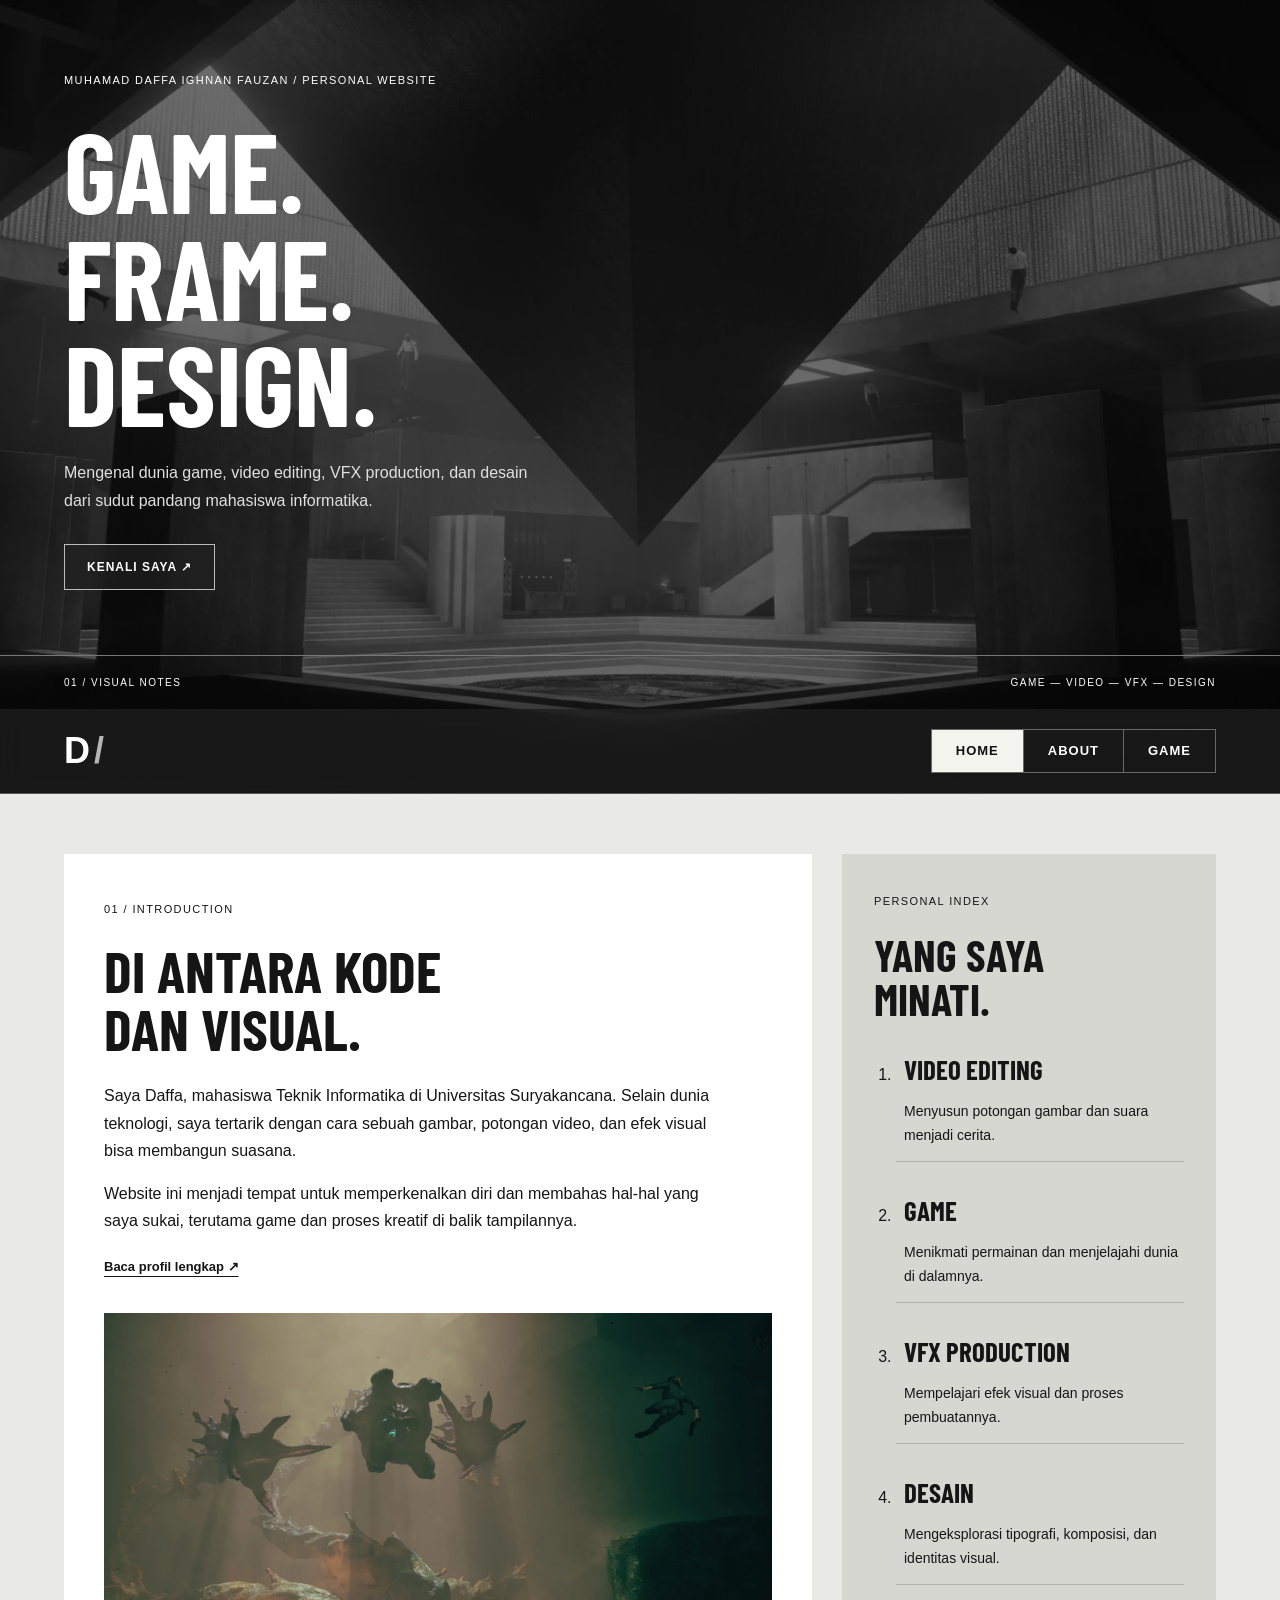
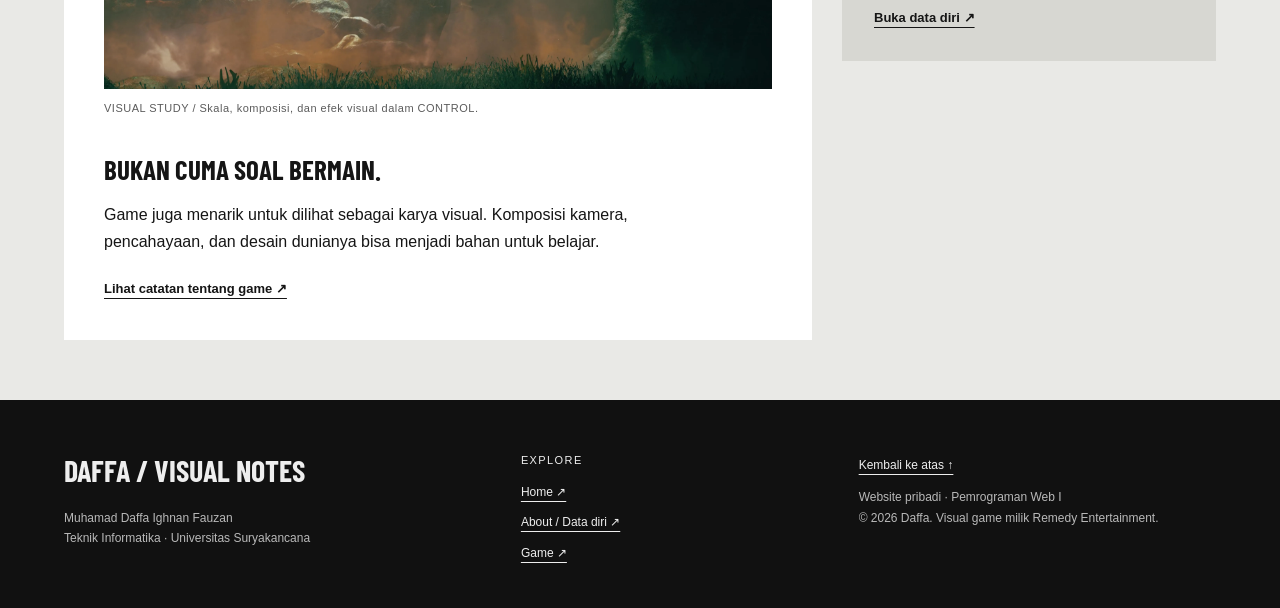
<file: Tugas3/index.html>
<!DOCTYPE html>
<html lang="id">
<head>
    <meta charset="UTF-8">
    <meta name="viewport" content="width=device-width, initial-scale=1.0">
    <title>Home | Daffa / Visual Notes</title>
    <link rel="stylesheet" href="style.css">
</head>
<body>
    <div class="container">
        <header class="header" id="top">
            <div>
                <small>MUHAMAD DAFFA IGHNAN FAUZAN / PERSONAL WEBSITE</small>
                <h1>GAME.<br>FRAME.<br>DESIGN.</h1>
                <p>Mengenal dunia game, video editing, VFX production, dan desain dari sudut pandang mahasiswa informatika.</p>
                <a href="about.html">KENALI SAYA ↗</a>
            </div>
            <p>01 / VISUAL NOTES <span>GAME — VIDEO — VFX — DESIGN</span></p>
            <nav aria-label="Navigasi utama">
                <a class="logo" href="index.html" aria-label="Daffa, halaman utama">D<span>/</span></a>
                <div class="menu">
                    <a href="index.html" aria-current="page">HOME</a>
<a href="about.html">ABOUT</a>
<a href="game.html">GAME</a>
                </div>
            </nav>
        </header>

        <main>
            <section class="content" aria-label="Konten Home">
                <article class="article">
                    <small>01 / INTRODUCTION</small>
                <h2>DI ANTARA KODE<br>DAN VISUAL.</h2>
                <p>Saya Daffa, mahasiswa Teknik Informatika di Universitas Suryakancana.
                    Selain dunia teknologi, saya tertarik dengan cara sebuah gambar, potongan video,
                    dan efek visual bisa membangun suasana.</p>
                <p>Website ini menjadi tempat untuk memperkenalkan diri dan membahas hal-hal
                    yang saya sukai, terutama game dan proses kreatif di balik tampilannya.</p>
                <a href="about.html">Baca profil lengkap ↗</a>
                <figure>
                    <img src="assets/control-creature.png" alt="Jesse melayang di hadapan makhluk besar dalam game CONTROL" width="3840" height="2160" loading="lazy">
                    <figcaption>VISUAL STUDY / Skala, komposisi, dan efek visual dalam CONTROL.</figcaption>
                </figure>
                <h3>BUKAN CUMA SOAL BERMAIN.</h3>
                <p>Game juga menarik untuk dilihat sebagai karya visual. Komposisi kamera,
                    pencahayaan, dan desain dunianya bisa menjadi bahan untuk belajar.</p>
                <a href="game.html">Lihat catatan tentang game ↗</a>
                </article>
                <aside class="aside">
                    <small>PERSONAL INDEX</small>
                <h2>YANG SAYA<br>MINATI.</h2>
                <ol>
                    <li><h3>VIDEO EDITING</h3><p>Menyusun potongan gambar dan suara menjadi cerita.</p></li>
                    <li><h3>GAME</h3><p>Menikmati permainan dan menjelajahi dunia di dalamnya.</p></li>
                    <li><h3>VFX PRODUCTION</h3><p>Mempelajari efek visual dan proses pembuatannya.</p></li>
                    <li><h3>DESAIN</h3><p>Mengeksplorasi tipografi, komposisi, dan identitas visual.</p></li>
                </ol>
                <a href="about.html#data-diri">Buka data diri ↗</a>
                </aside>
            </section>
        </main>

        <footer class="footer">
            <div>
                <strong>DAFFA / VISUAL NOTES</strong>
                <p>Muhamad Daffa Ighnan Fauzan<br>Teknik Informatika · Universitas Suryakancana</p>
            </div>
            <div>
                <small>EXPLORE</small>
                <a href="index.html">Home ↗</a>
                <a href="about.html">About / Data diri ↗</a>
                <a href="game.html">Game ↗</a>
            </div>
            <div>
                <a href="#top">Kembali ke atas ↑</a>
                <p>Website pribadi · Pemrograman Web I<br>© 2026 Daffa. Visual game milik Remedy Entertainment.</p>
            </div>
        </footer>
    </div>
</body>
</html>
</file>
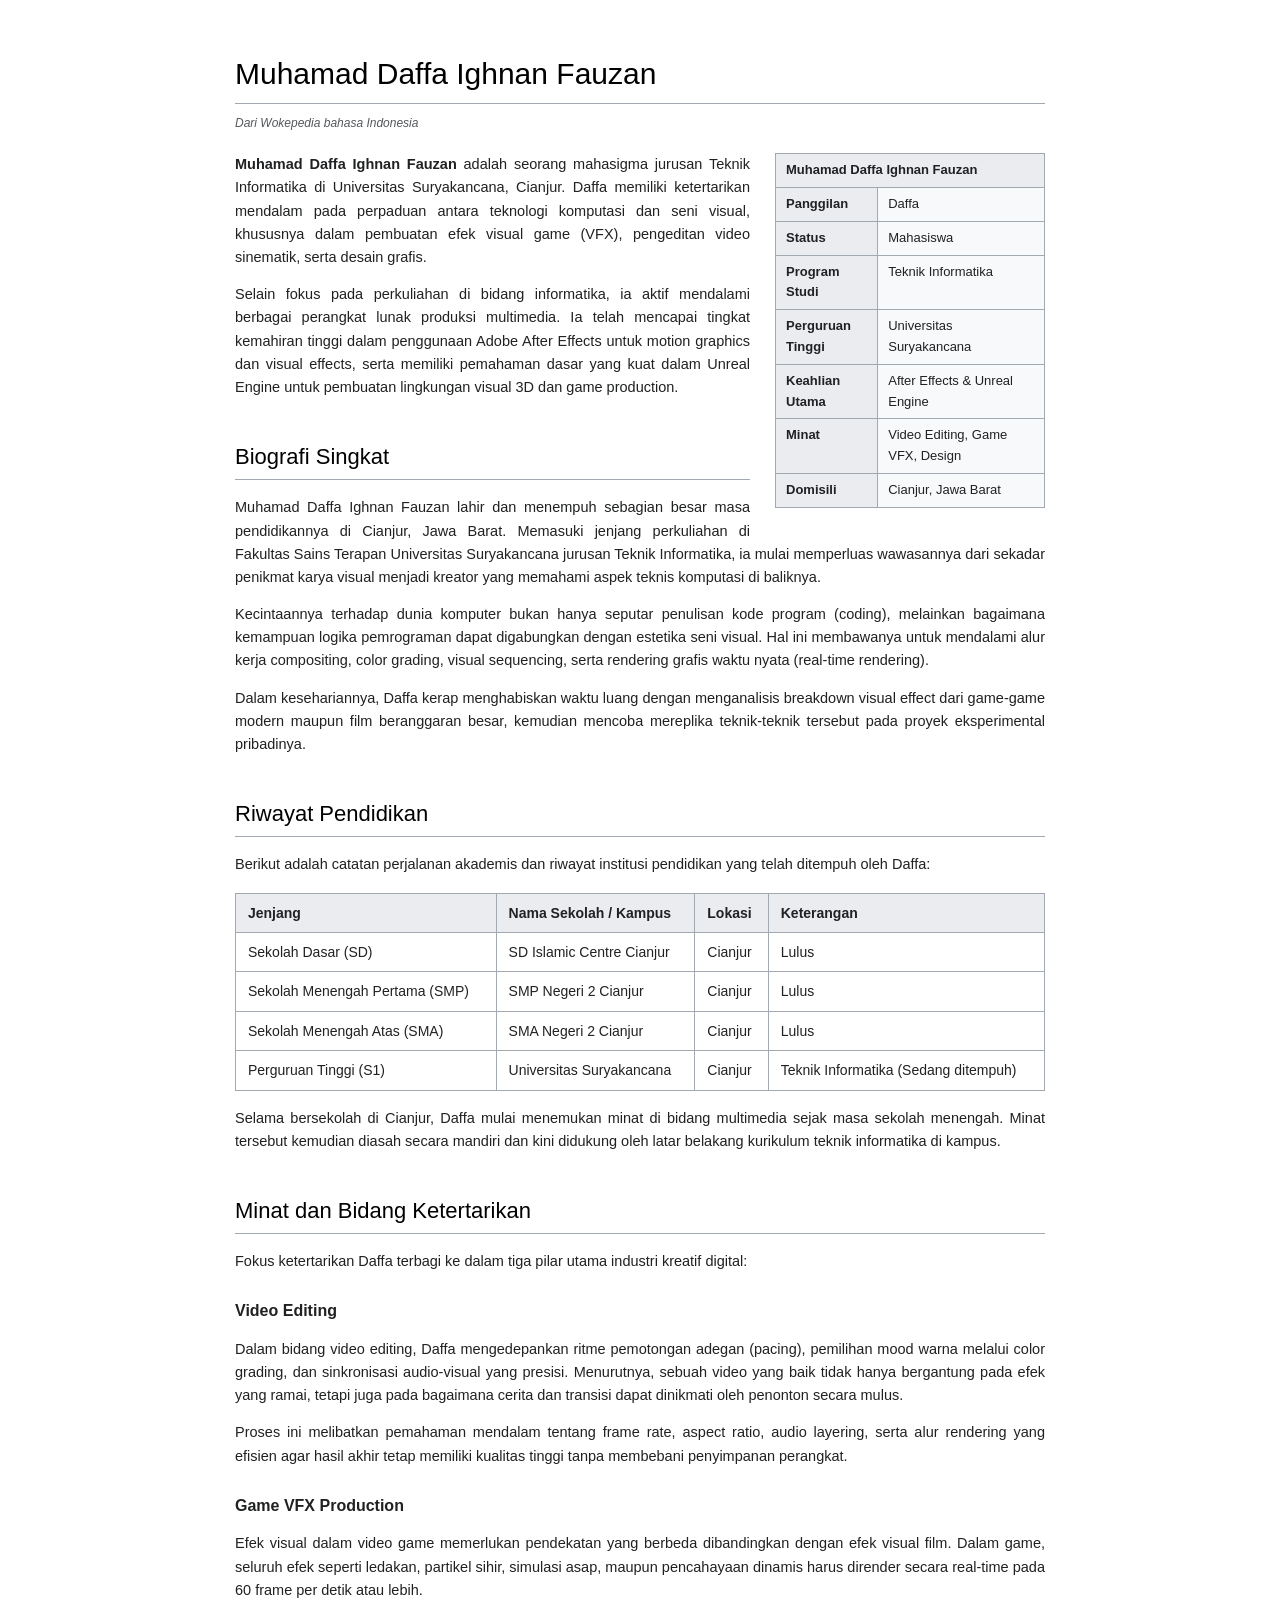
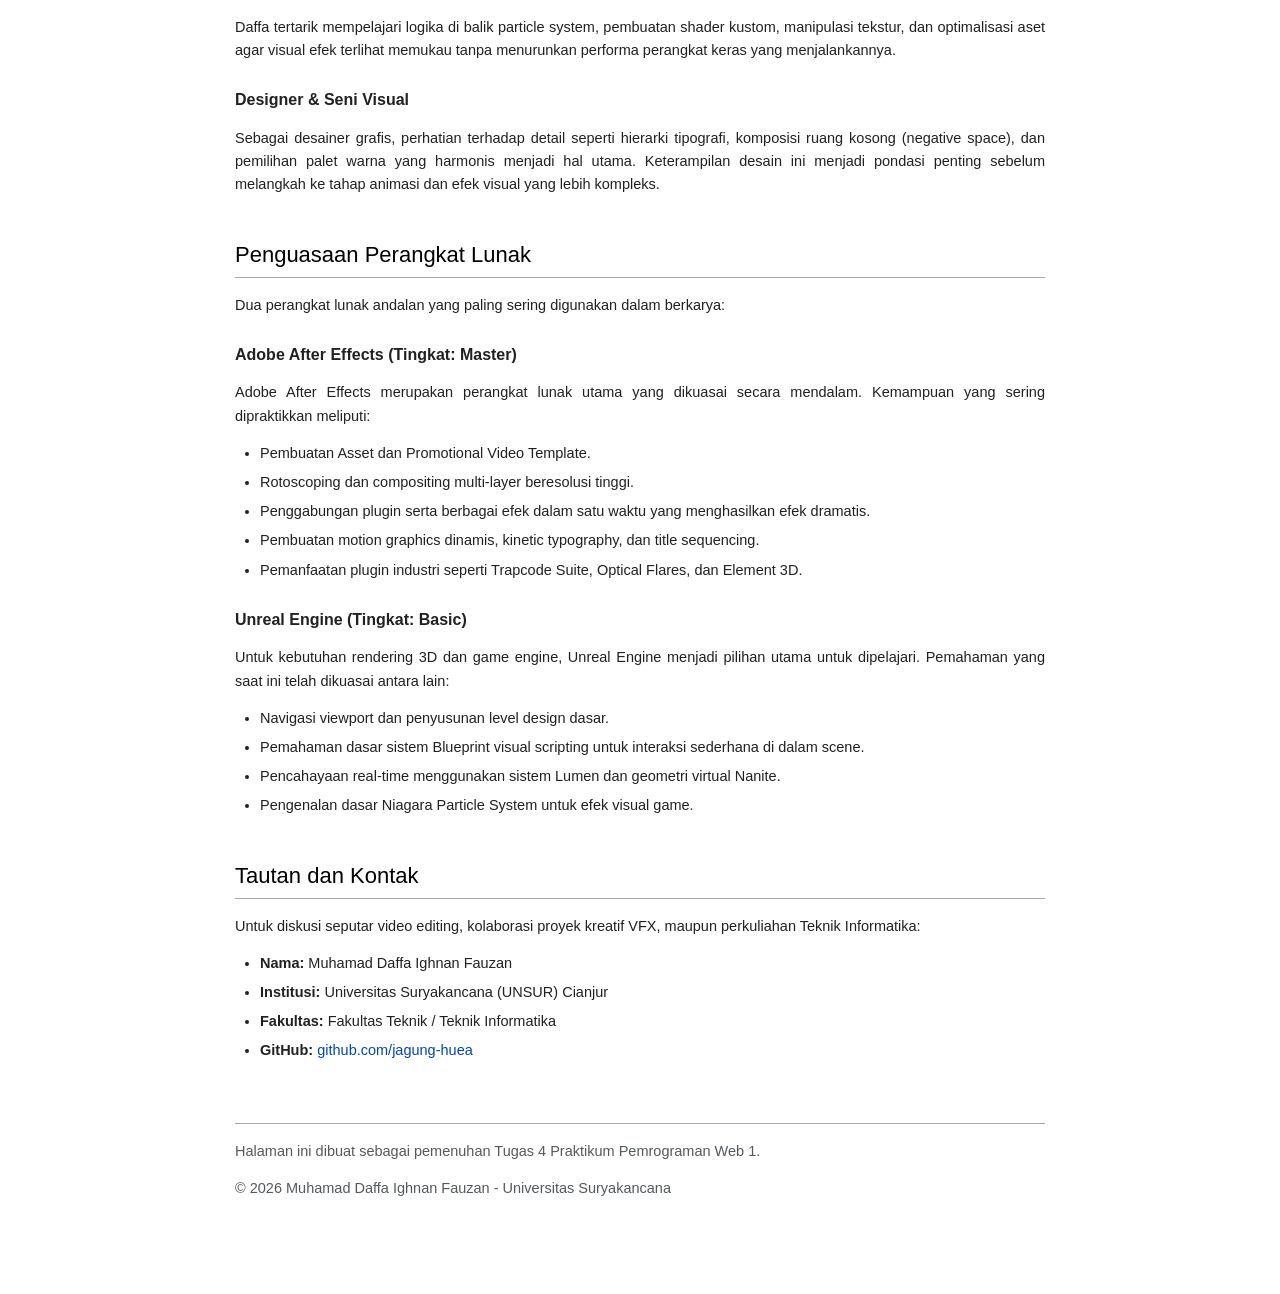
<file: Tugas4/index.html>
<!DOCTYPE html>
<html lang="id">

<head>
    <meta charset="UTF-8">
    <meta name="viewport" content="width=device-width, initial-scale=1.0">
    <title>Biodata - Muhamad Daffa Ighnan Fauzan</title>
    <link rel="stylesheet" href="style.css">
</head>

<body>

    <div id="top" class="container">

        <h1>Muhamad Daffa Ighnan Fauzan</h1>
        <hr>

        <p class="tagline">Dari Wokepedia bahasa Indonesia</p>

        <table class="infobox">
            <tr>
                <th colspan="2">Muhamad Daffa Ighnan Fauzan</th>
            </tr>
            <tr>
                <th>Panggilan</th>
                <td>Daffa</td>
            </tr>
            <tr>
                <th>Status</th>
                <td>Mahasiswa</td>
            </tr>
            <tr>
                <th>Program Studi</th>
                <td>Teknik Informatika</td>
            </tr>
            <tr>
                <th>Perguruan Tinggi</th>
                <td>Universitas Suryakancana</td>
            </tr>
            <tr>
                <th>Keahlian Utama</th>
                <td>After Effects & Unreal Engine</td>
            </tr>
            <tr>
                <th>Minat</th>
                <td>Video Editing, Game VFX, Design</td>
            </tr>
            <tr>
                <th>Domisili</th>
                <td>Cianjur, Jawa Barat</td>
            </tr>
        </table>

        <p><strong>Muhamad Daffa Ighnan Fauzan</strong> adalah seorang mahasigma jurusan Teknik Informatika di
            Universitas Suryakancana, Cianjur. Daffa memiliki ketertarikan mendalam pada perpaduan antara teknologi
            komputasi dan seni visual, khususnya dalam pembuatan efek visual game (VFX), pengeditan video sinematik,
            serta desain grafis.</p>

        <p>Selain fokus pada perkuliahan di bidang informatika, ia aktif mendalami berbagai perangkat lunak produksi
            multimedia. Ia telah mencapai tingkat kemahiran tinggi dalam penggunaan Adobe After Effects untuk motion
            graphics dan visual effects, serta memiliki pemahaman dasar yang kuat dalam Unreal Engine untuk pembuatan
            lingkungan visual 3D dan game production.</p>

        <h2 id="biografi">Biografi Singkat</h2>
        <hr>
        <p>Muhamad Daffa Ighnan Fauzan lahir dan menempuh sebagian besar masa pendidikannya di Cianjur, Jawa Barat.
            Memasuki jenjang perkuliahan di Fakultas Sains Terapan Universitas Suryakancana jurusan Teknik Informatika,
            ia mulai memperluas wawasannya dari sekadar penikmat karya visual menjadi kreator yang memahami aspek teknis
            komputasi di baliknya.</p>
        <p>Kecintaannya terhadap dunia komputer bukan hanya seputar penulisan kode program (coding), melainkan bagaimana
            kemampuan logika pemrograman dapat digabungkan dengan estetika seni visual. Hal ini membawanya untuk
            mendalami alur kerja compositing, color grading, visual sequencing, serta rendering grafis waktu nyata
            (real-time rendering).</p>
        <p>Dalam kesehariannya, Daffa kerap menghabiskan waktu luang dengan menganalisis breakdown visual effect dari
            game-game modern maupun film beranggaran besar, kemudian mencoba mereplika teknik-teknik tersebut pada
            proyek eksperimental pribadinya.</p>

        <h2 id="pendidikan">Riwayat Pendidikan</h2>
        <hr>
        <p>Berikut adalah catatan perjalanan akademis dan riwayat institusi pendidikan yang telah ditempuh oleh Daffa:
        </p>

        <table class="tabel-sekolah">
            <thead>
                <tr>
                    <th>Jenjang</th>
                    <th>Nama Sekolah / Kampus</th>
                    <th>Lokasi</th>
                    <th>Keterangan</th>
                </tr>
            </thead>
            <tbody>
                <tr>
                    <td>Sekolah Dasar (SD)</td>
                    <td>SD Islamic Centre Cianjur</td>
                    <td>Cianjur</td>
                    <td>Lulus</td>
                </tr>
                <tr>
                    <td>Sekolah Menengah Pertama (SMP)</td>
                    <td>SMP Negeri 2 Cianjur</td>
                    <td>Cianjur</td>
                    <td>Lulus</td>
                </tr>
                <tr>
                    <td>Sekolah Menengah Atas (SMA)</td>
                    <td>SMA Negeri 2 Cianjur</td>
                    <td>Cianjur</td>
                    <td>Lulus</td>
                </tr>
                <tr>
                    <td>Perguruan Tinggi (S1)</td>
                    <td>Universitas Suryakancana</td>
                    <td>Cianjur</td>
                    <td>Teknik Informatika (Sedang ditempuh)</td>
                </tr>
            </tbody>
        </table>

        <p>Selama bersekolah di Cianjur, Daffa mulai menemukan minat di bidang multimedia sejak masa sekolah menengah.
            Minat tersebut kemudian diasah secara mandiri dan kini didukung oleh latar belakang kurikulum teknik
            informatika di kampus.</p>

        <h2 id="minat">Minat dan Bidang Ketertarikan</h2>
        <hr>
        <p>Fokus ketertarikan Daffa terbagi ke dalam tiga pilar utama industri kreatif digital:</p>

        <h3 id="video-editing">Video Editing</h3>
        <p>Dalam bidang video editing, Daffa mengedepankan ritme pemotongan adegan (pacing), pemilihan mood warna
            melalui color grading, dan sinkronisasi audio-visual yang presisi. Menurutnya, sebuah video yang baik tidak
            hanya bergantung pada efek yang ramai, tetapi juga pada bagaimana cerita dan transisi dapat dinikmati oleh
            penonton secara mulus.</p>
        <p>Proses ini melibatkan pemahaman mendalam tentang frame rate, aspect ratio, audio layering, serta alur
            rendering yang efisien agar hasil akhir tetap memiliki kualitas tinggi tanpa membebani penyimpanan
            perangkat.</p>

        <h3 id="game-vfx">Game VFX Production</h3>
        <p>Efek visual dalam video game memerlukan pendekatan yang berbeda dibandingkan dengan efek visual film. Dalam
            game, seluruh efek seperti ledakan, partikel sihir, simulasi asap, maupun pencahayaan dinamis harus dirender
            secara real-time pada 60 frame per detik atau lebih.</p>
        <p>Daffa tertarik mempelajari logika di balik particle system, pembuatan shader kustom, manipulasi tekstur, dan
            optimalisasi aset agar visual efek terlihat memukau tanpa menurunkan performa perangkat keras yang
            menjalankannya.</p>

        <h3 id="designer">Designer & Seni Visual</h3>
        <p>Sebagai desainer grafis, perhatian terhadap detail seperti hierarki tipografi, komposisi ruang kosong
            (negative space), dan pemilihan palet warna yang harmonis menjadi hal utama. Keterampilan desain ini menjadi
            pondasi penting sebelum melangkah ke tahap animasi dan efek visual yang lebih kompleks.</p>

        <h2 id="software">Penguasaan Perangkat Lunak</h2>
        <hr>
        <p>Dua perangkat lunak andalan yang paling sering digunakan dalam berkarya:</p>

        <h3 id="after-effects">Adobe After Effects (Tingkat: Master)</h3>
        <p>Adobe After Effects merupakan perangkat lunak utama yang dikuasai secara mendalam. Kemampuan yang sering
            dipraktikkan meliputi:</p>
        <ul>
            <li>Pembuatan Asset dan Promotional Video Template.</li>
            <li>Rotoscoping dan compositing multi-layer beresolusi tinggi.</li>
            <li>Penggabungan plugin serta berbagai efek dalam satu waktu yang menghasilkan efek dramatis.</li>
            <li>Pembuatan motion graphics dinamis, kinetic typography, dan title sequencing.</li>
            <li>Pemanfaatan plugin industri seperti Trapcode Suite, Optical Flares, dan Element 3D.</li>
        </ul>

        <h3 id="unreal-engine">Unreal Engine (Tingkat: Basic)</h3>
        <p>Untuk kebutuhan rendering 3D dan game engine, Unreal Engine menjadi pilihan utama untuk dipelajari. Pemahaman
            yang saat ini telah dikuasai antara lain:</p>
        <ul>
            <li>Navigasi viewport dan penyusunan level design dasar.</li>
            <li>Pemahaman dasar sistem Blueprint visual scripting untuk interaksi sederhana di dalam scene.</li>
            <li>Pencahayaan real-time menggunakan sistem Lumen dan geometri virtual Nanite.</li>
            <li>Pengenalan dasar Niagara Particle System untuk efek visual game.</li>
        </ul>

        <h2 id="kontak">Tautan dan Kontak</h2>
        <hr>
        <p>Untuk diskusi seputar video editing, kolaborasi proyek kreatif VFX, maupun perkuliahan Teknik Informatika:
        </p>
        <ul>
            <li><strong>Nama:</strong> Muhamad Daffa Ighnan Fauzan</li>
            <li><strong>Institusi:</strong> Universitas Suryakancana (UNSUR) Cianjur</li>
            <li><strong>Fakultas:</strong> Fakultas Teknik / Teknik Informatika</li>
            <li><strong>GitHub:</strong> <a href="https://github.com/jagung-huea"
                    target="_blank">github.com/jagung-huea</a></li>
        </ul>

        <div class="footer">
            <hr>
            <p>Halaman ini dibuat sebagai pemenuhan Tugas 4 Praktikum Pemrograman Web 1.</p>
            <p>&copy; 2026 Muhamad Daffa Ighnan Fauzan - Universitas Suryakancana</p>
        </div>

    </div>

    <button id="tombolAtas" onclick="kembaliKeAtas()" title="Kembali ke atas">
        ^ Kembali Ke Atas
    </button>
    <script src="scripts.js"></script>
</body>

</html>
</file>
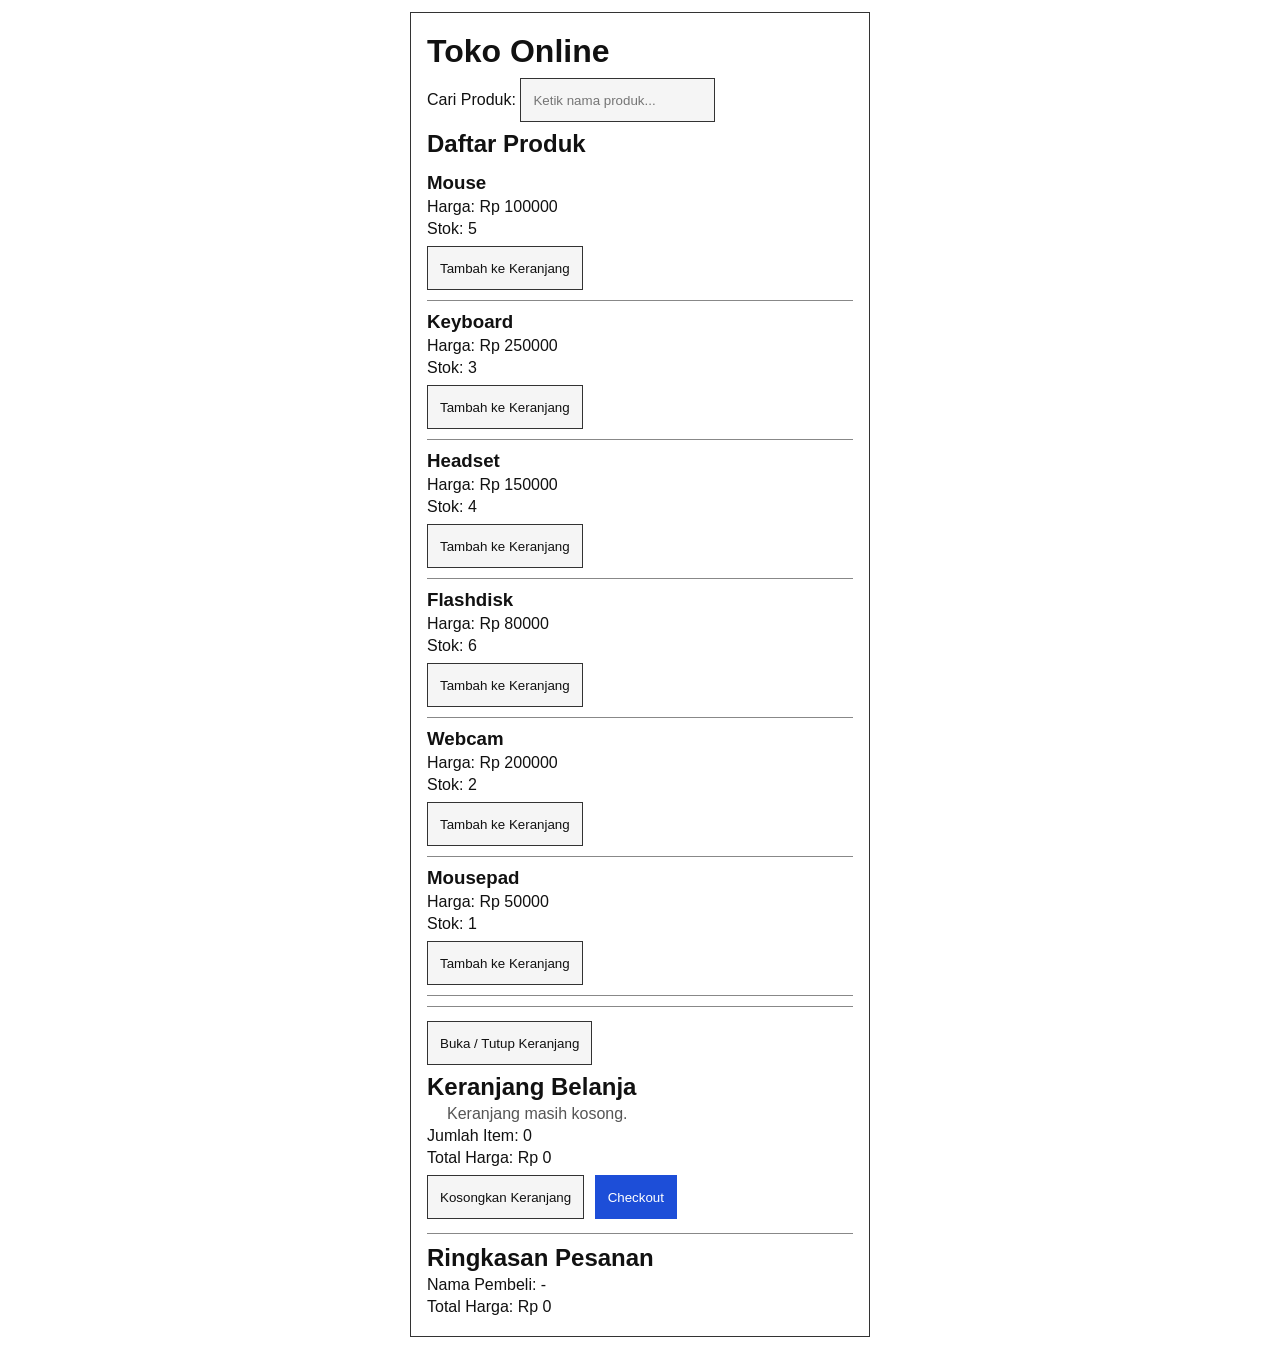
<file: Tugas5/index.html>
<!DOCTYPE html>
<html lang="id">

<head>
    <meta charset="UTF-8">
    <meta name="viewport" content="width=device-width, initial-scale=1.0">
    <title>Toko Online - Latihan 5</title>
    <link rel="stylesheet" href="style.css">
</head>

<body>
    <main class="kotak">
        <h1>Toko Online</h1>

        <div>
            <label for="cari">Cari Produk: </label>
            <input type="text" id="cari" placeholder="Ketik nama produk...">
        </div>

        <h2>Daftar Produk</h2>
        <div id="list-prd"></div>

        <hr>

        <button type="button" id="btn-tgl">Buka / Tutup Keranjang</button>

        <div id="panel-krj">
            <h2>Keranjang Belanja</h2>
            <ul id="list-krj"></ul>
            <p>Jumlah Item: <span id="jml-item">0</span></p>
            <p>Total Harga: Rp <span id="tot-hrg">0</span></p>
            <button type="button" id="btn-kosong">Kosongkan Keranjang</button>
            <button type="button" id="btn-co">Checkout</button>
        </div>

        <hr>

        <div id="ringkasan">
            <h2>Ringkasan Pesanan</h2>
            <p>Nama Pembeli: <span id="res-nama">-</span></p>
            <ul id="res-item"></ul>
            <p>Total Harga: Rp <span id="res-total">0</span></p>
        </div>
    </main>

    <script src="https://code.jquery.com/jquery-3.7.1.min.js"></script>
    <script src="scripts.js"></script>
</body>

</html>
</file>
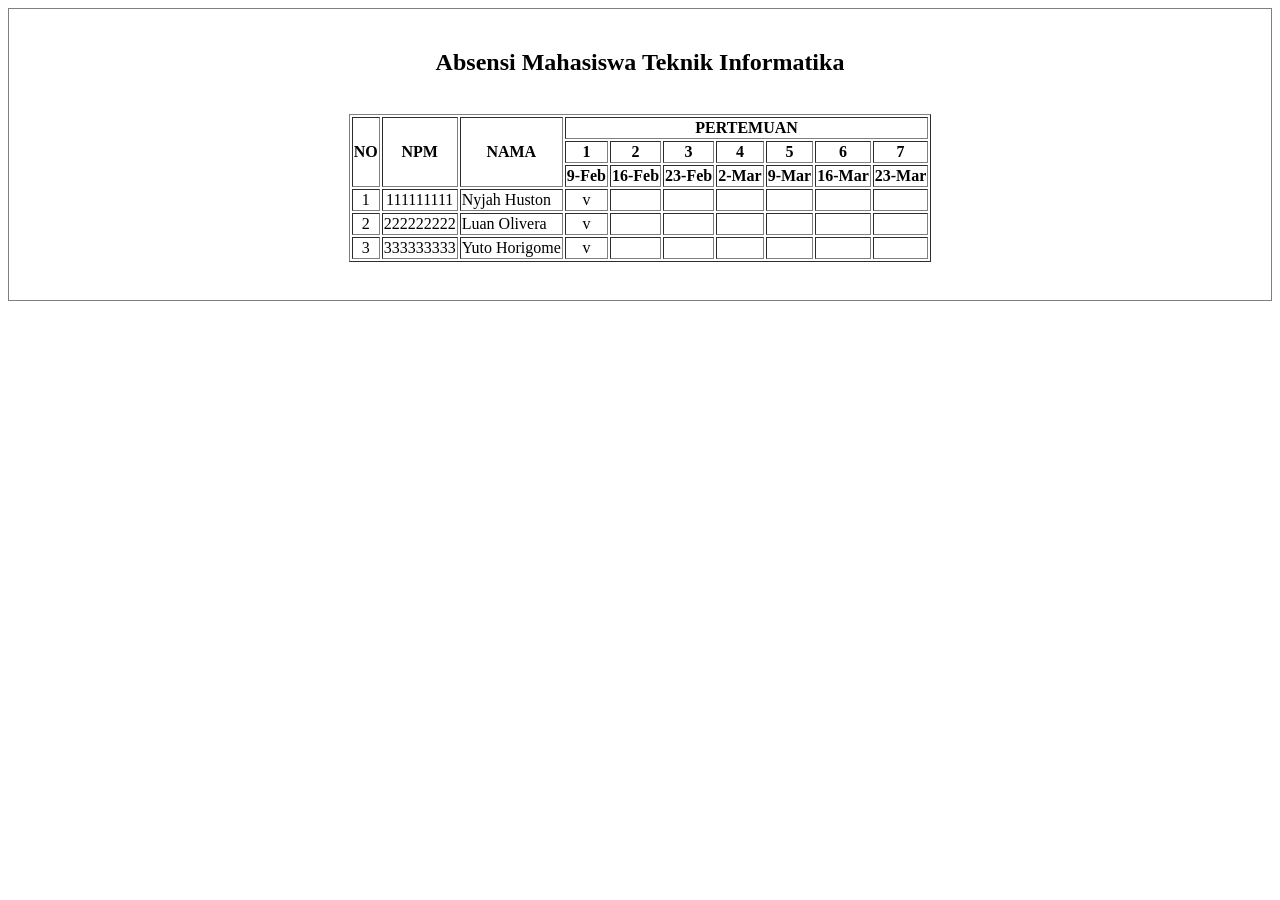
<file: Tugas2/Nomor1.html>
<!DOCTYPE html>
<html lang="en">


<head>
    <meta charset="UTF-8">
    <meta name="viewport" content="width=device-width, initial-scale=1.0">
    <title>Pertemuan 2</title>
</head>



<body>
    <table border="1" style="border-collapse: collapse; width: 100%; height: auto;">
        <tr>
            <td style="padding: 20px;">
                <h2 align="center">Absensi Mahasiswa Teknik Informatika</h2>
                <br>
                <table border="1" align="center">
                    <tr>
                        <th rowspan="3">NO</th>
                        <th rowspan="3">NPM</th>
                        <th rowspan="3">NAMA</th>
                        <th colspan="7">PERTEMUAN</th>
                    </tr>
                    <tr>
                        <th>1</th>
                        <th>2</th>
                        <th>3</th>
                        <th>4</th>
                        <th>5</th>
                        <th>6</th>
                        <th>7</th>
                    </tr>
                    <tr>
                        <th>9-Feb</th>
                        <th>16-Feb</th>
                        <th>23-Feb</th>
                        <th>2-Mar</th>
                        <th>9-Mar</th>
                        <th>16-Mar</th>
                        <th>23-Mar</th>
                    </tr>
                    <tr>
                        <td align="center">1</td>
                        <td align="center">111111111</td>
                        <td>Nyjah Huston</td>
                        <td align="center">v</td>
                        <td>&nbsp;</td>
                        <td>&nbsp;</td>
                        <td>&nbsp;</td>
                        <td>&nbsp;</td>
                        <td>&nbsp;</td>
                        <td>&nbsp;</td>
                    </tr>
                    <tr>
                        <td align="center">2</td>
                        <td align="center">222222222</td>
                        <td>Luan Olivera</td>
                        <td align="center">v</td>
                        <td>&nbsp;</td>
                        <td>&nbsp;</td>
                        <td>&nbsp;</td>
                        <td>&nbsp;</td>
                        <td>&nbsp;</td>
                        <td>&nbsp;</td>
                    </tr>
                    <tr>
                        <td align="center">3</td>
                        <td align="center">333333333</td>
                        <td>Yuto Horigome</td>
                        <td align="center">v</td>
                        <td>&nbsp;</td>
                        <td>&nbsp;</td>
                        <td>&nbsp;</td>
                        <td>&nbsp;</td>
                        <td>&nbsp;</td>
                        <td>&nbsp;</td>
                    </tr>
                </table>
                <br>
            </td>
        </tr>
    </table>
</body>




</html>
</file>
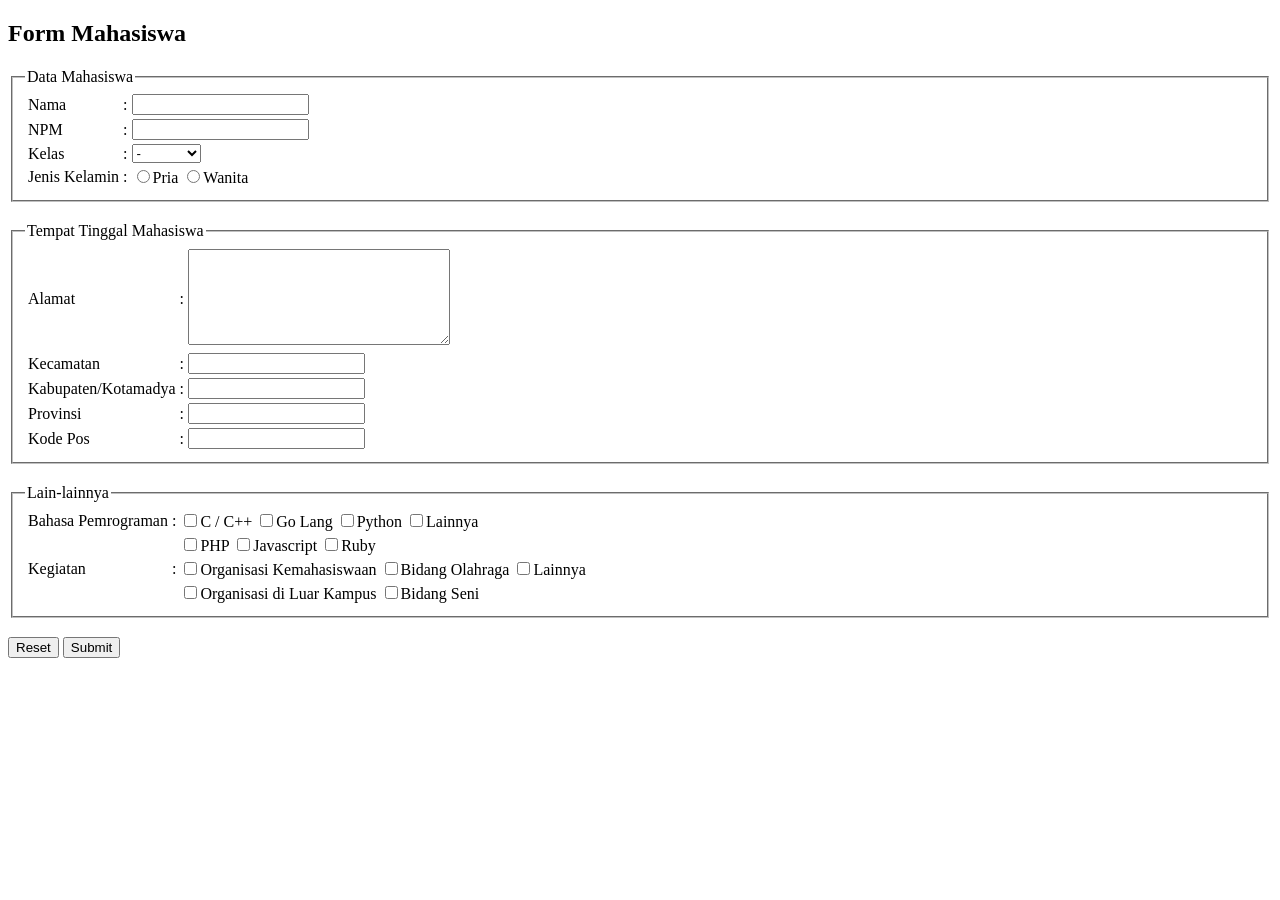
<file: Tugas2/Nomor2.html>
<!DOCTYPE html>
<html lang="en">


<head>
    <meta charset="UTF-8">
    <meta name="viewport" content="width=device-width, initial-scale=1.0">
    <title>Pertemuan 2</title>
</head>



<body>
    <h2>Form Mahasiswa</h2>

    <table style="border-collapse: collapse; width: 100%; height: auto;">
        <tr>
            <td>
                <form method="post" action="#">
                    <fieldset>
                        <legend>Data Mahasiswa</legend>
                        <table>
                            <tr>
                                <td>Nama</td>
                                <td>:</td>
                                <td><input type="text"></td>
                            </tr>
                            <tr>
                                <td>NPM</td>
                                <td>:</td>
                                <td><input type="text"></td>
                            </tr>
                            <tr>
                                <td>Kelas</td>
                                <td>:</td>
                                <td>
                                    <select name="kelas">
                                        <option selected disabled>-</option>
                                        <option value="Kelas A">Kelas A</option>
                                        <option value="Kelas B">Kelas B</option>
                                        <option value="Kelas C">Kelas C</option>
                                        <option value="Kelas D">Kelas D</option>
                                    </select>
                                </td>
                            </tr>
                            <tr>
                                <td>Jenis Kelamin</td>
                                <td>:</td>
                                <td>
                                    <input type="radio" name="jenisKelamin" value="pria">Pria
                                    <input type="radio" name="jenisKelamin" value="wanita">Wanita
                                </td>
                            </tr>
                        </table>
                    </fieldset>
                </form>
            </td>
        </tr>
    </table>

    <br>

    <table style="border-collapse: collapse; width: 100%; height: auto;">
        <tr>
            <td>
                <form method="post" action="#">
                    <fieldset>
                        <legend>Tempat Tinggal Mahasiswa</legend>
                        <table>
                            <tr>
                                <td>Alamat</td>
                                <td>:</td>
                                <td><textarea name="alamat" rows="6" cols="30"></textarea></td>
                            </tr>
                            <tr>
                                <td>Kecamatan</td>
                                <td>:</td>
                                <td><input type="text"></td>
                            </tr>
                            <tr>
                                <td>Kabupaten/Kotamadya</td>
                                <td>:</td>
                                <td><input type="text"></td>
                            </tr>
                            <tr>
                                <td>Provinsi</td>
                                <td>:</td>
                                <td><input type="text"></td>
                            </tr>
                            <tr>
                                <td>Kode Pos</td>
                                <td>:</td>
                                <td><input type="text"></td>
                            </tr>
                        </table>
                    </fieldset>
                </form>
            </td>
        </tr>
    </table>

    <br>

    <table style="border-collapse: collapse; width: 100%; height: auto;">
        <tr>
            <td>
                <form method="post" action="#">
                    <fieldset>
                        <legend>Lain-lainnya</legend>
                        <table>
                            <tr>
                                <td>Bahasa Pemrograman</td>
                                <td>:</td>
                                <td>
                                    <input type="checkbox" name="bahasa" value="c">C / C++
                                    <input type="checkbox" name="bahasa" value="golang">Go Lang
                                    <input type="checkbox" name="bahasa" value="python">Python
                                    <input type="checkbox" name="bahasa" value="lainnya">Lainnya
                                </td>
                            </tr>
                            <tr>
                                <td></td>
                                <td></td>
                                <td>
                                    <input type="checkbox" name="bahasa" value="php">PHP
                                    <input type="checkbox" name="bahasa" value="js">Javascript
                                    <input type="checkbox" name="bahasa" value="ruby">Ruby
                                </td>
                            </tr>
                            <tr>
                                <td>Kegiatan</td>
                                <td>:</td>
                                <td>
                                    <input type="checkbox" name="kegiatan" value="kemahasiswaan">Organisasi
                                    Kemahasiswaan
                                    <input type="checkbox" name="kegiatan" value="olahraga">Bidang Olahraga
                                    <input type="checkbox" name="kegiatan" value="lainnya">Lainnya
                                </td>
                            </tr>
                            <tr>
                                <td></td>
                                <td></td>
                                <td>
                                    <input type="checkbox" name="kegiatan" value="luarkampus">Organisasi di Luar Kampus
                                    <input type="checkbox" name="kegiatan" value="seni">Bidang Seni
                                </td>
                            </tr>
                        </table>
                    </fieldset>
                </form>
            </td>
        </tr>
    </table>

    <br>

    <input type="reset" value="Reset">
    <input type="submit" value="Submit">
</body>




</html>
</file>
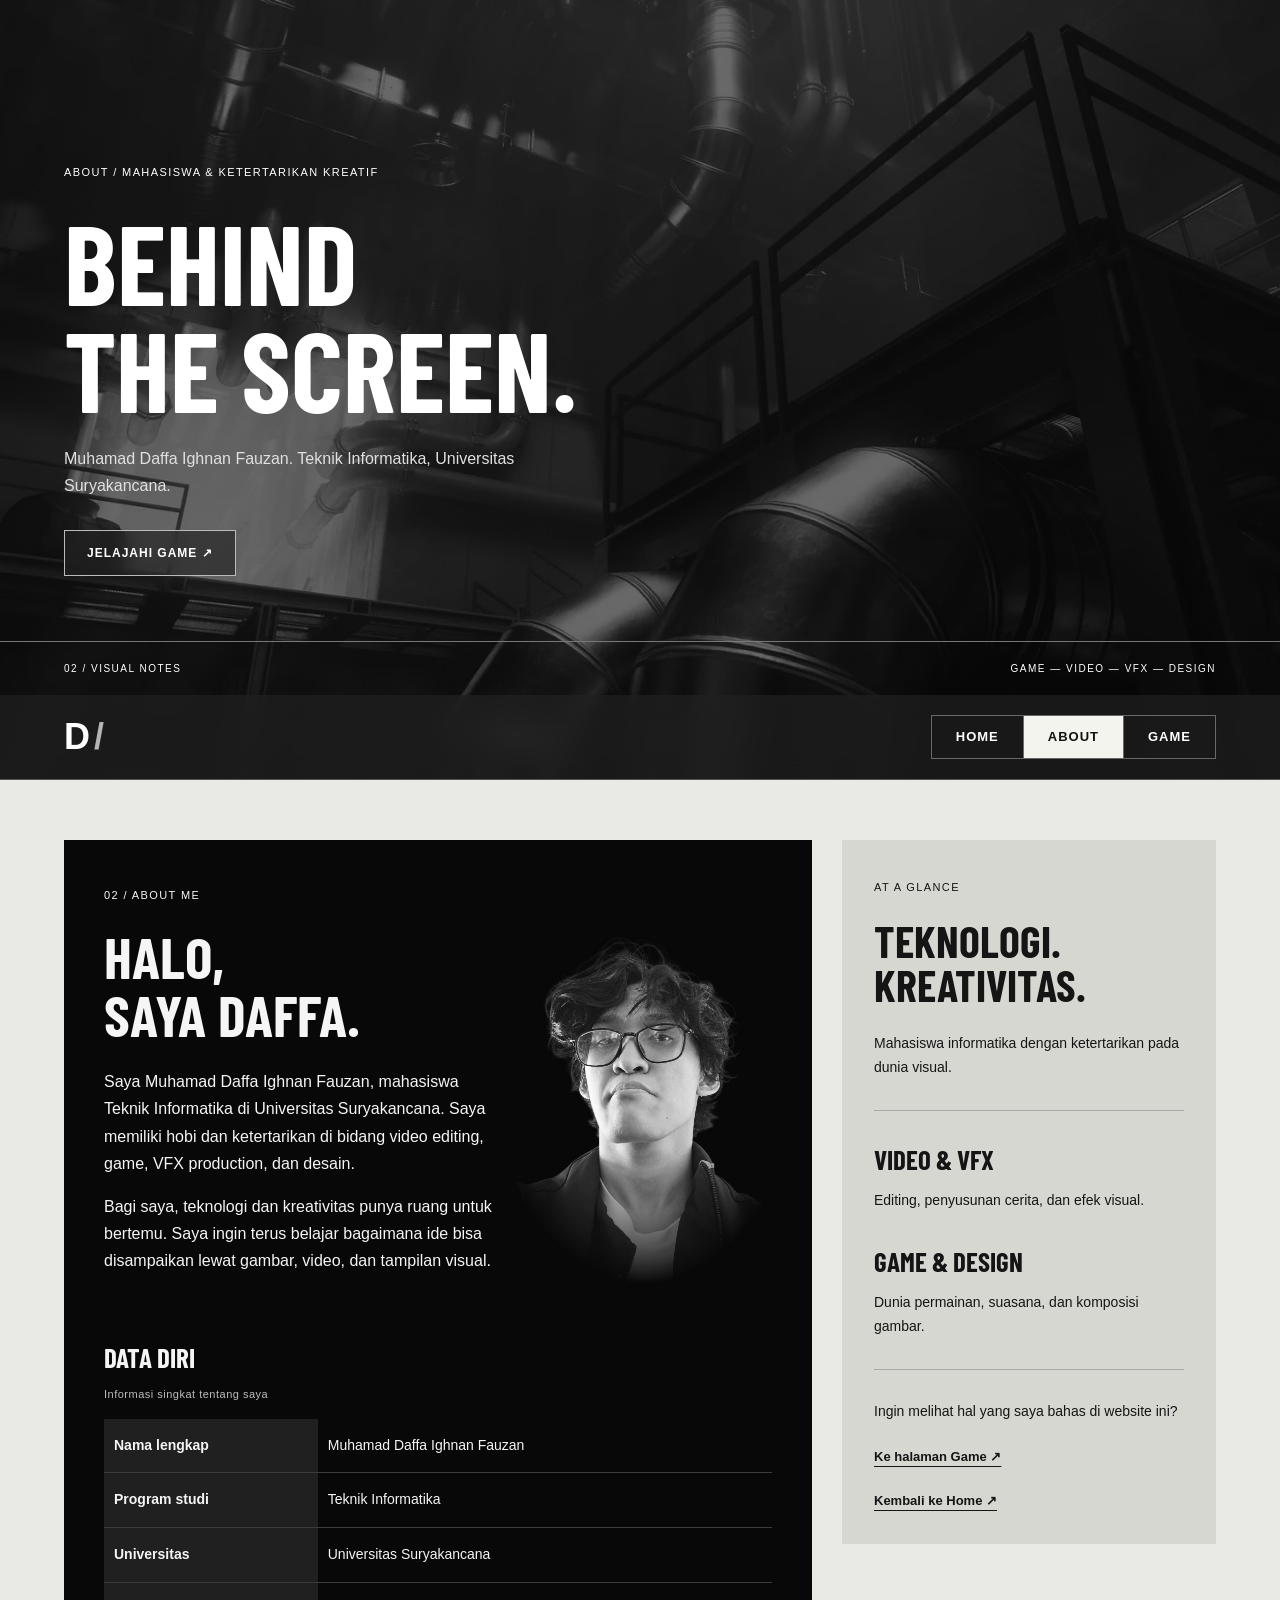
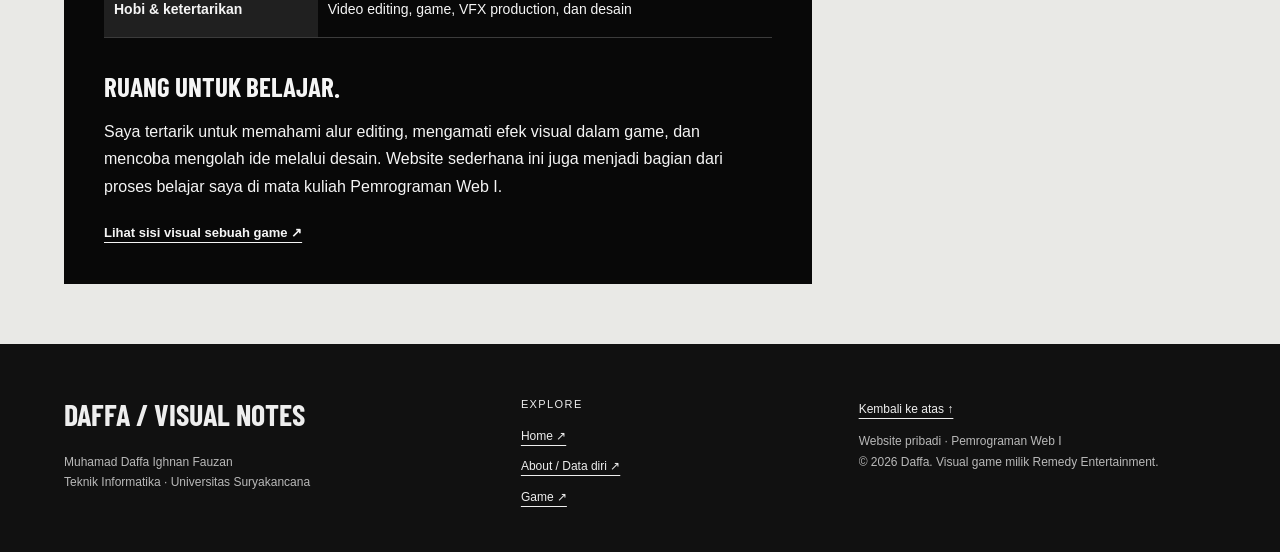
<file: Tugas3/about.html>
<!DOCTYPE html>
<html lang="id">
<head>
    <meta charset="UTF-8">
    <meta name="viewport" content="width=device-width, initial-scale=1.0">
    <title>About | Daffa / Visual Notes</title>
    <link rel="stylesheet" href="style.css">
</head>
<body id="about">
    <div class="container">
        <header class="header" id="top">
            <div>
                <small>ABOUT / MAHASISWA & KETERTARIKAN KREATIF</small>
                <h1>BEHIND<br>THE SCREEN.</h1>
                <p>Muhamad Daffa Ighnan Fauzan. Teknik Informatika, Universitas Suryakancana.</p>
                <a href="game.html">JELAJAHI GAME ↗</a>
            </div>
            <p>02 / VISUAL NOTES <span>GAME — VIDEO — VFX — DESIGN</span></p>
            <nav aria-label="Navigasi utama">
                <a class="logo" href="index.html" aria-label="Daffa, halaman utama">D<span>/</span></a>
                <div class="menu">
                    <a href="index.html">HOME</a>
<a href="about.html" aria-current="page">ABOUT</a>
<a href="game.html">GAME</a>
                </div>
            </nav>
        </header>

        <main>
            <section class="content" aria-label="Konten About">
                <article class="article">
                    <div id="about-intro">
                        <div>
                            <small>02 / ABOUT ME</small>
                            <h2>HALO,<br>SAYA DAFFA.</h2>
                            <p>Saya Muhamad Daffa Ighnan Fauzan, mahasiswa Teknik Informatika di
                                Universitas Suryakancana. Saya memiliki hobi dan ketertarikan di bidang
                                video editing, game, VFX production, dan desain.</p>
                            <p>Bagi saya, teknologi dan kreativitas punya ruang untuk bertemu. Saya ingin
                                terus belajar bagaimana ide bisa disampaikan lewat gambar, video, dan tampilan visual.</p>
                        </div>
                        <figure>
                            <img src="assets/daffa-cutout.png" alt="Daffa berkacamata mengenakan jaket gelap" width="1006" height="1563">
                        </figure>
                    </div>
                <h3 id="data-diri">DATA DIRI</h3>
                <table>
                    <caption>Informasi singkat tentang saya</caption>
                    <tbody>
                        <tr><th scope="row">Nama lengkap</th><td>Muhamad Daffa Ighnan Fauzan</td></tr>
                        <tr><th scope="row">Program studi</th><td>Teknik Informatika</td></tr>
                        <tr><th scope="row">Universitas</th><td>Universitas Suryakancana</td></tr>
                        <tr><th scope="row">Hobi & ketertarikan</th><td>Video editing, game, VFX production, dan desain</td></tr>
                    </tbody>
                </table>
                <h3>RUANG UNTUK BELAJAR.</h3>
                <p>Saya tertarik untuk memahami alur editing, mengamati efek visual dalam game,
                    dan mencoba mengolah ide melalui desain. Website sederhana ini juga menjadi
                    bagian dari proses belajar saya di mata kuliah Pemrograman Web I.</p>
                <a href="game.html">Lihat sisi visual sebuah game ↗</a>
                </article>
                <aside class="aside">
                    <small>AT A GLANCE</small>
                <h2>TEKNOLOGI.<br>KREATIVITAS.</h2>
                <p>Mahasiswa informatika dengan ketertarikan pada dunia visual.</p>
                <hr>
                <h3>VIDEO & VFX</h3>
                <p>Editing, penyusunan cerita, dan efek visual.</p>
                <h3>GAME & DESIGN</h3>
                <p>Dunia permainan, suasana, dan komposisi gambar.</p>
                <hr>
                <p>Ingin melihat hal yang saya bahas di website ini?</p>
                <a href="game.html">Ke halaman Game ↗</a>
                <a href="index.html">Kembali ke Home ↗</a>
                </aside>
            </section>
        </main>

        <footer class="footer">
            <div>
                <strong>DAFFA / VISUAL NOTES</strong>
                <p>Muhamad Daffa Ighnan Fauzan<br>Teknik Informatika · Universitas Suryakancana</p>
            </div>
            <div>
                <small>EXPLORE</small>
                <a href="index.html">Home ↗</a>
                <a href="about.html">About / Data diri ↗</a>
                <a href="game.html">Game ↗</a>
            </div>
            <div>
                <a href="#top">Kembali ke atas ↑</a>
                <p>Website pribadi · Pemrograman Web I<br>© 2026 Daffa. Visual game milik Remedy Entertainment.</p>
            </div>
        </footer>
    </div>
</body>
</html>
</file>
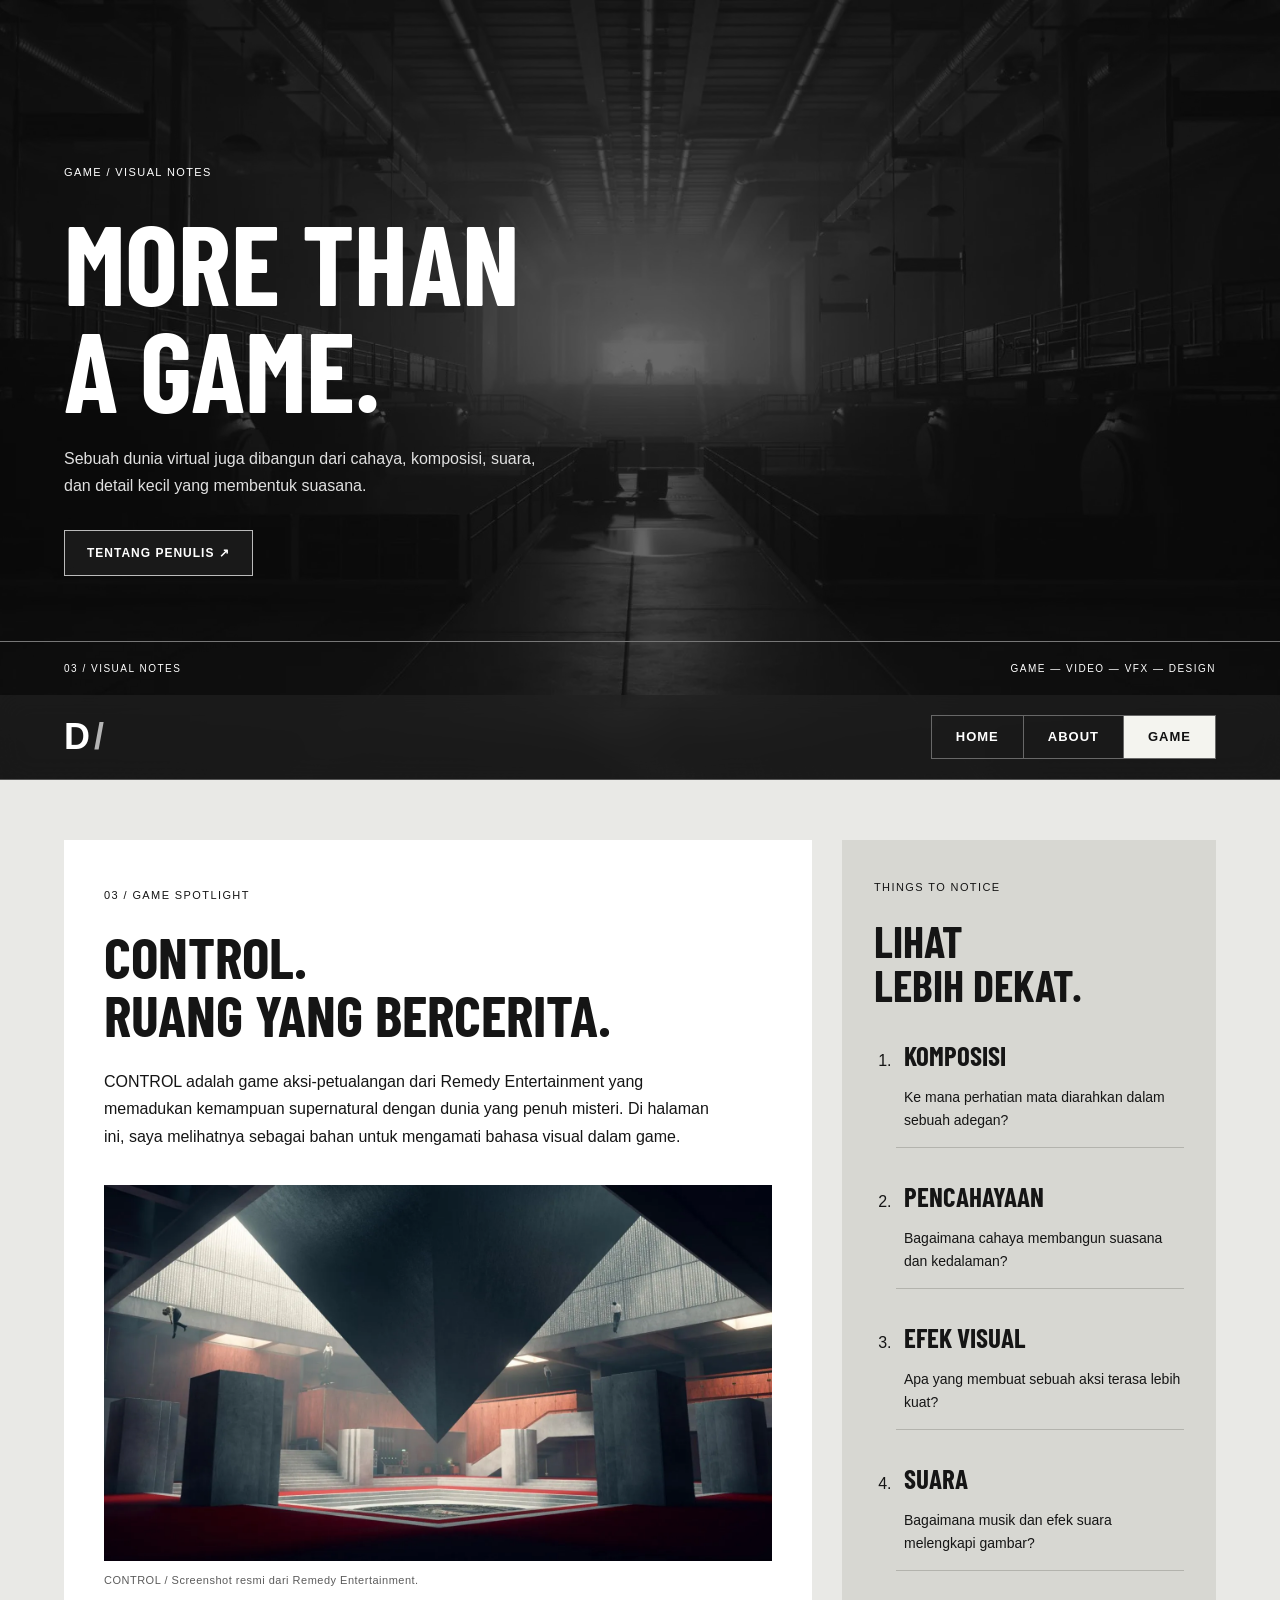
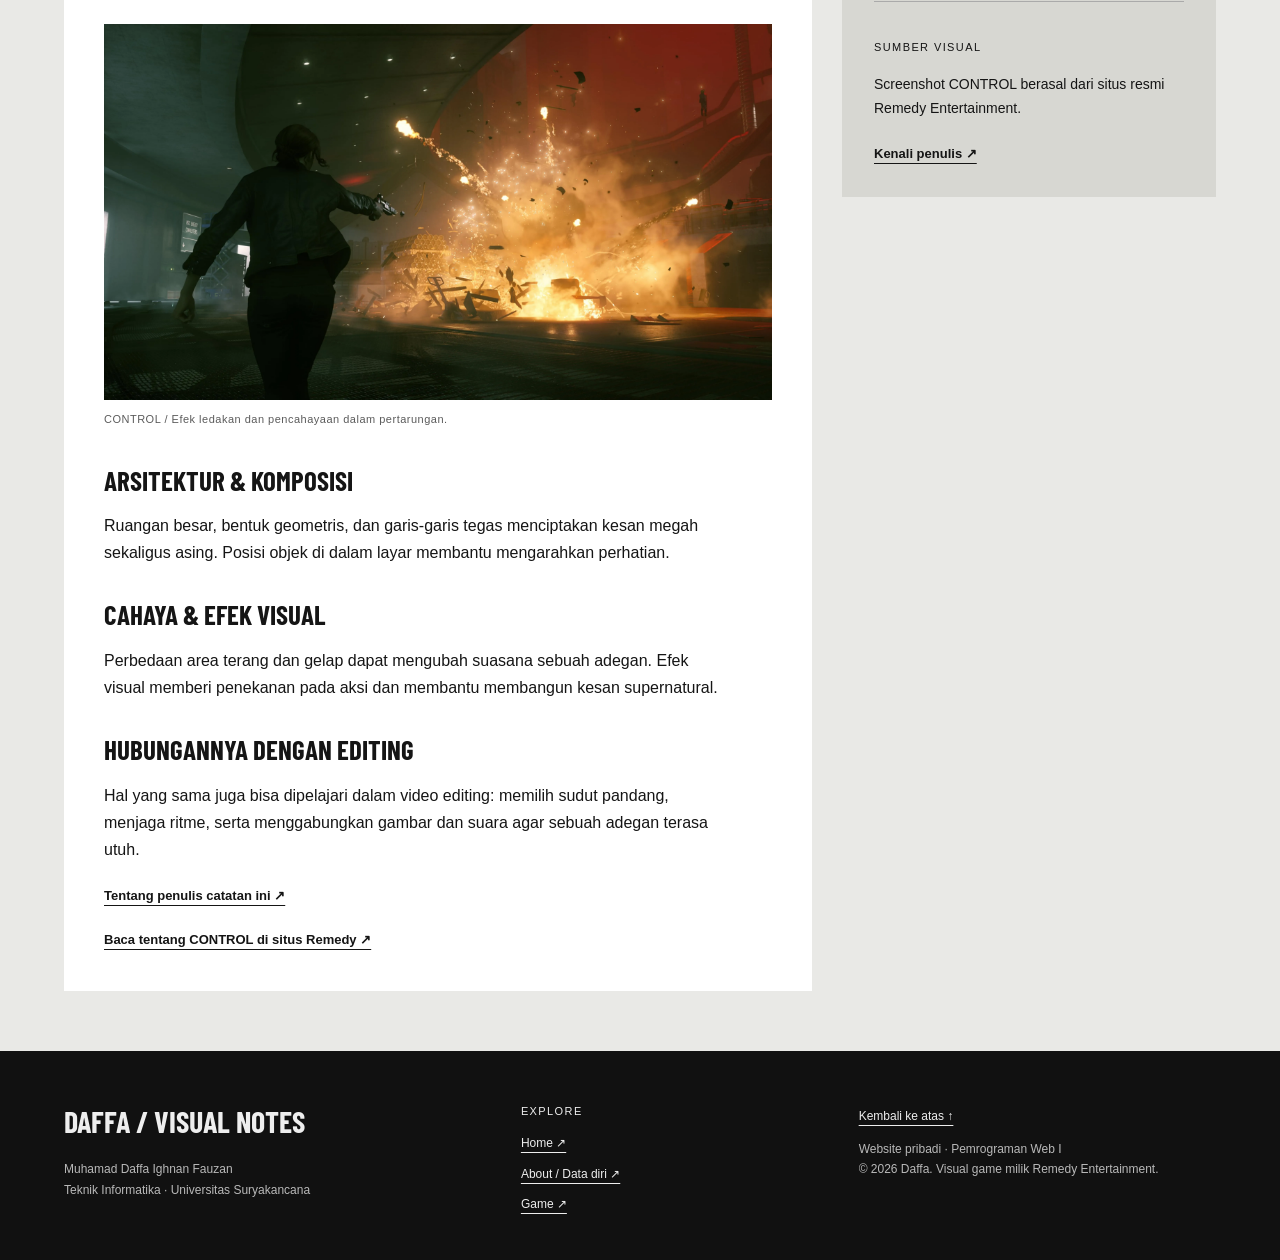
<file: Tugas3/game.html>
<!DOCTYPE html>
<html lang="id">

<head>
    <meta charset="UTF-8">
    <meta name="viewport" content="width=device-width, initial-scale=1.0">
    <title>Game | Daffa / Visual Notes</title>
    <link rel="stylesheet" href="style.css">
</head>

<body id="game">
    <div class="container">
        <header class="header" id="top">
            <div>
                <small>GAME / VISUAL NOTES</small>
                <h1>MORE THAN<br>A GAME.</h1>
                <p>Sebuah dunia virtual juga dibangun dari cahaya, komposisi, suara, dan detail kecil yang membentuk
                    suasana.</p>
                <a href="about.html">TENTANG PENULIS ↗</a>
            </div>
            <p>03 / VISUAL NOTES <span>GAME — VIDEO — VFX — DESIGN</span></p>
            <nav aria-label="Navigasi utama">
                <a class="logo" href="index.html" aria-label="Daffa, halaman utama">D<span>/</span></a>
                <div class="menu">
                    <a href="index.html">HOME</a>
                    <a href="about.html">ABOUT</a>
                    <a href="game.html" aria-current="page">GAME</a>
                </div>
            </nav>
        </header>

        <main>
            <section class="content" aria-label="Konten Game">
                <article class="article">
                    <small>03 / GAME SPOTLIGHT</small>
                    <h2>CONTROL.<br>RUANG YANG BERCERITA.</h2>
                    <p>CONTROL adalah game aksi-petualangan dari Remedy Entertainment yang memadukan
                        kemampuan supernatural dengan dunia yang penuh misteri. Di halaman ini,
                        saya melihatnya sebagai bahan untuk mengamati bahasa visual dalam game.</p>
                    <figure>
                        <img src="assets/control-world.webp"
                            alt="Piramida terbalik melayang di tengah arsitektur beton dalam game CONTROL" width="1600"
                            height="900">
                        <figcaption>CONTROL / Screenshot resmi dari Remedy Entertainment.</figcaption>
                    </figure>
                    <figure>
                        <img src="assets/control-combat.png"
                            alt="Jesse menghadapi ledakan dan puing yang beterbangan dalam game CONTROL"
                            width="3840" height="2160" loading="lazy">
                        <figcaption>CONTROL / Efek ledakan dan pencahayaan dalam pertarungan.</figcaption>
                    </figure>
                    <h3>ARSITEKTUR & KOMPOSISI</h3>
                    <p>Ruangan besar, bentuk geometris, dan garis-garis tegas menciptakan kesan
                        megah sekaligus asing. Posisi objek di dalam layar membantu mengarahkan perhatian.</p>
                    <h3>CAHAYA & EFEK VISUAL</h3>
                    <p>Perbedaan area terang dan gelap dapat mengubah suasana sebuah adegan.
                        Efek visual memberi penekanan pada aksi dan membantu membangun kesan supernatural.</p>
                    <h3>HUBUNGANNYA DENGAN EDITING</h3>
                    <p>Hal yang sama juga bisa dipelajari dalam video editing: memilih sudut pandang,
                        menjaga ritme, serta menggabungkan gambar dan suara agar sebuah adegan terasa utuh.</p>
                    <a href="about.html">Tentang penulis catatan ini ↗</a>
                    <a href="https://www.remedygames.com/games/control">Baca tentang CONTROL di situs Remedy ↗</a>
                </article>
                <aside class="aside">
                    <small>THINGS TO NOTICE</small>
                    <h2>LIHAT<br>LEBIH DEKAT.</h2>
                    <ol>
                        <li>
                            <h3>KOMPOSISI</h3>
                            <p>Ke mana perhatian mata diarahkan dalam sebuah adegan?</p>
                        </li>
                        <li>
                            <h3>PENCAHAYAAN</h3>
                            <p>Bagaimana cahaya membangun suasana dan kedalaman?</p>
                        </li>
                        <li>
                            <h3>EFEK VISUAL</h3>
                            <p>Apa yang membuat sebuah aksi terasa lebih kuat?</p>
                        </li>
                        <li>
                            <h3>SUARA</h3>
                            <p>Bagaimana musik dan efek suara melengkapi gambar?</p>
                        </li>
                    </ol>
                    <hr>
                    <small>SUMBER VISUAL</small>
                    <p>Screenshot CONTROL berasal dari situs resmi Remedy Entertainment.
                    </p>
                    <a href="about.html">Kenali penulis ↗</a>
                </aside>
            </section>
        </main>

        <footer class="footer">
            <div>
                <strong>DAFFA / VISUAL NOTES</strong>
                <p>Muhamad Daffa Ighnan Fauzan<br>Teknik Informatika · Universitas Suryakancana</p>
            </div>
            <div>
                <small>EXPLORE</small>
                <a href="index.html">Home ↗</a>
                <a href="about.html">About / Data diri ↗</a>
                <a href="game.html">Game ↗</a>
            </div>
            <div>
                <a href="#top">Kembali ke atas ↑</a>
                <p>Website pribadi · Pemrograman Web I<br>© 2026 Daffa. Visual game milik Remedy Entertainment.</p>
            </div>
        </footer>
    </div>
</body>

</html>
</file>
<file: Tugas3/style.css>
@font-face {
    font-family: "Barlow Condensed";
    src: url("assets/BarlowCondensed-Bold.ttf") format("truetype");
    font-weight: 700;
    font-display: swap;
}

* {
    box-sizing: border-box;
}

body {
    margin: 0;
    background: #e5e5e2;
    color: #151515;
    font-family: Arial, sans-serif;
    font-size: 16px;
    line-height: 1.7;
}

.container {
    width: 100%;
    background: #f7f7f4;
}

a {
    color: inherit;
    text-underline-offset: 5px;
}

a:hover {
    text-decoration-thickness: 2px;
}

a:focus-visible {
    outline: 2px solid currentColor;
    outline-offset: 6px;
}

.header {
    position: relative;
    isolation: isolate;
    display: grid;
    grid-template-rows: 1fr auto auto;
    min-height: 780px;
    color: white;
    background: #080808;
}

/* Gambar tetap berwarna pada file asli, hitam-putih hanya pada tampilan. */
.header::before {
    content: "";
    position: absolute;
    inset: 0;
    z-index: -1;
    background: url("assets/control-world.webp") center / cover;
    filter: grayscale(1);
    opacity: 0.4;
}

#about .header::before {
    background-image: url("assets/control-scene.webp");
}

#game .header::before {
    background-image: url("assets/control-architecture.webp");
}

nav {
    display: flex;
    justify-content: space-between;
    align-items: center;
    gap: 20px;
    padding: 20px 5%;
    background: rgba(35, 35, 35, 0.65);
    border-bottom: 1px solid #555;
    backdrop-filter: blur(14px);
}

.logo {
    font-size: 36px;
    font-weight: bold;
    line-height: 1;
    text-decoration: none;
}

.logo span {
    margin-left: 4px;
    color: #b5b5b5;
}

.menu {
    display: flex;
    border: 1px solid #686868;
}

.menu a {
    padding: 10px 24px;
    font-size: 13px;
    font-weight: bold;
    letter-spacing: 1px;
    text-decoration: none;
    border-left: 1px solid #686868;
}

.menu a:first-child {
    border-left: 0;
}

.menu a[aria-current="page"],
.menu a:hover {
    color: #111;
    background: #f4f4ef;
}

.header>div {
    padding: 65px 5%;
    align-self: end;
}

small,
figcaption,
caption {
    font-size: 11px;
    letter-spacing: 1.4px;
}

h1,
h2,
h3,
.footer strong {
    font-family: "Barlow Condensed", "Arial Narrow", sans-serif;
    font-weight: 700;
}

h1 {
    margin: 24px 0;
    font-size: 112px;
    line-height: 0.95;
}

.header>div p {
    max-width: 490px;
    margin-bottom: 30px;
    color: #e0e0e0;
}

.header>div a {
    display: inline-block;
    padding: 12px 22px;
    border: 1px solid #bbb;
    background: rgba(35, 35, 35, 0.65);
    backdrop-filter: blur(10px);
    font-size: 12px;
    font-weight: bold;
    letter-spacing: 1px;
    text-decoration: none;
}

.header>p {
    display: flex;
    justify-content: space-between;
    gap: 15px;
    margin: 0;
    padding: 18px 5%;
    border-top: 1px solid #777;
    font-size: 10px;
    letter-spacing: 1.5px;
}

main {
    background: #ededeb;
}

.content {
    display: grid;
    grid-template-columns: minmax(0, 2fr) minmax(0, 1fr);
    gap: 30px;
    padding: 60px 5%;
    background: #e9e9e6;
    align-items: start;
}

.article {
    padding: 40px;
    background: white;
}

#about .article {
    color: #f5f5f5;
    background: #080808;
}

#about-intro {
    display: grid;
    grid-template-columns: minmax(0, 1fr) minmax(0, 16rem);
    gap: 24px;
    align-items: center;
}

#about-intro figure {
    width: 100%;
    max-width: 16rem;
    margin: 0 auto;
}

/* Feather mask gradasi hitam di tepi gambar */
#about-intro img {
    filter: grayscale(1);
    mask-image: radial-gradient(ellipse 65% 65% at 50% 35%, black 55%, transparent 100%);
}

#about #data-diri {
    margin-top: 50px;
}

#about caption {
    color: #bdbdbd;
}

#about th {
    background: #202020;
}

#about th,
#about td {
    border-color: #3b3b3b;
}

h2 {
    margin: 20px 0 25px;
    font-size: 58px;
    line-height: 1;
}

h3 {
    margin: 32px 0 12px;
    font-size: 27px;
    line-height: 1.2;
}

.article>p {
    max-width: 70ch;
}

.article>a,
.aside>a {
    display: block;
    margin-top: 22px;
    font-size: 13px;
    font-weight: bold;
}

figure {
    margin: 35px 0;
}

img {
    display: block;
    width: 100%;
    height: auto;
}

figcaption {
    margin-top: 10px;
    color: #5b5b5b;
    letter-spacing: 0.5px;
}

.aside {
    padding: 32px;
    background: #d7d7d2;
}

.aside h2 {
    font-size: 44px;
}

.aside p {
    font-size: 14px;
}

.aside ol {
    padding-left: 22px;
}

.aside li {
    padding-left: 8px;
    border-bottom: 1px solid #b3b3ad;
}

hr {
    margin: 30px 0;
    border: 0;
    border-top: 1px solid #aaa;
}

table {
    width: 100%;
    border-collapse: collapse;
    font-size: 14px;
    text-align: left;
}

caption {
    margin-bottom: 15px;
    text-align: left;
    letter-spacing: 0.5px;
}

th,
td {
    padding: 15px 10px;
    border-bottom: 1px solid #d5d5d5;
    vertical-align: top;
}

th {
    width: 32%;
    background: #f3f3f0;
}

.footer {
    display: grid;
    grid-template-columns: 1.4fr 1fr 1.2fr;
    gap: 40px;
    padding: 45px 5%;
    color: #eee;
    background: #111;
}

.footer strong {
    font-size: 30px;
}

.footer p {
    color: #b9b9b9;
    font-size: 12px;
}

.footer a {
    display: block;
    margin-top: 10px;
    font-size: 12px;
}

@media (max-width: 900px) {
    #about-intro {
        grid-template-columns: 1fr;
    }

    #about-intro figure {
        max-width: 12rem;
    }

    .article,
    .aside {
        padding: 24px;
    }

    h2 {
        font-size: 42px;
    }

    .aside h2 {
        font-size: 34px;
    }
}

@media (max-width: 650px) {
    nav {
        gap: 10px;
    }

    .menu a {
        padding: 9px 12px;
        font-size: 11px;
    }

    .header {
        min-height: 690px;
    }

    .header>div {
        padding: 50px 6%;
    }

    h1 {
        font-size: 68px;
    }

    .header>p span {
        display: none;
    }

    .content,
    .footer {
        grid-template-columns: 1fr;
        padding: 30px 5%;
    }

    h2 {
        font-size: 40px;
    }

    th,
    td {
        padding: 12px 7px;
        overflow-wrap: anywhere;
    }
}
</file>
<file: Tugas4/style.css>
body {
    font-family: Arial, Helvetica, sans-serif;
    background-color: #ffffff;
    color: #202122;
    margin: 0;
    padding: 0;
    line-height: 1.6;
}

.container {
    max-width: 860px;
    margin: 0 auto;
    padding: 30px 25px 80px 25px;
    box-sizing: border-box;
}

h1 {
    font-size: 30px;
    font-weight: normal;
    margin-bottom: 5px;
    color: #000000;
}

h2 {
    font-size: 22px;
    font-weight: normal;
    margin-top: 40px;
    margin-bottom: 5px;
    color: #000000;
}

h3 {
    font-size: 16px;
    font-weight: bold;
    margin-top: 25px;
    margin-bottom: 6px;
}

hr {
    border: none;
    border-top: 1px solid #a2a9b1;
    margin-top: 4px;
    margin-bottom: 16px;
}

p {
    margin: 14px 0;
    font-size: 14.5px;
    text-align: justify;
}

.tagline {
    font-size: 12px;
    color: #54595d;
    font-style: italic;
    margin-top: -6px;
    margin-bottom: 20px;
}

a {
    color: #0645ad;
    text-decoration: none;
}

a:hover {
    text-decoration: underline;
}

ul {
    padding-left: 25px;
    margin: 10px 0;
    font-size: 14.5px;
}

li {
    margin-bottom: 6px;
}

.infobox {
    float: right;
    width: 270px;
    margin: 0 0 20px 25px;
    background-color: #f8f9fa;
    border: 1px solid #a2a9b1;
    border-collapse: collapse;
    font-size: 13px;
}

.infobox th,
.infobox td {
    border: 1px solid #a2a9b1;
    padding: 6px 10px;
    vertical-align: top;
}

.infobox th {
    background-color: #eaecf0;
    text-align: left;
    width: 38%;
}

.toc {
    display: inline-block;
    background-color: #f8f9fa;
    border: 1px solid #a2a9b1;
    padding: 12px 20px;
    margin: 15px 0 25px 0;
    font-size: 13.5px;
}

.toc-title {
    font-weight: bold;
    text-align: center;
    margin-bottom: 8px;
}

.toc ul {
    list-style-type: none;
    padding-left: 0;
    margin: 0;
}

.toc ul ul {
    padding-left: 20px;
}

.tabel-sekolah {
    width: 100%;
    border-collapse: collapse;
    margin: 16px 0;
    font-size: 14px;
}

.tabel-sekolah th,
.tabel-sekolah td {
    border: 1px solid #a2a9b1;
    padding: 8px 12px;
    text-align: left;
}

.tabel-sekolah th {
    background-color: #eaecf0;
}

.output-area {
    margin-top: 15px;
    padding: 10px 14px;
    background-color: #ffffff;
    border: 1px dashed #72777d;
    font-family: monospace;
    font-size: 13px;
}

.output-area p {
    margin: 5px 0 0 0;
    color: #0b0080;
    font-weight: bold;
}

.footer {
    margin-top: 60px;
    text-align: center;
    font-size: 12.5px;
    color: #54595d;
}

#tombolAtas {
    display: none;
    position: fixed;
    bottom: 30px;
    right: 30px;
    z-index: 100;
    background-color: #202122;
    color: #ffffff;
    border: 1px solid #000000;
    padding: 10px 16px;
    font-size: 14px;
    font-weight: bold;
    border-radius: 4px;
    cursor: pointer;
    box-shadow: 0 2px 6px rgba(0, 0, 0, 0.3);
    opacity: 0.3;
    transition: opacity 0.2s ease, background-color 0.2s ease;
}

#tombolAtas:hover {
    opacity: 1;
    background-color: #181b20;
}
</file>
<file: Tugas5/style.css>
* {
    box-sizing: border-box;
}

body {
    font-family: Arial, sans-serif;
    color: #111111;
    background: #ffffff;
    margin: 12px;
}

.kotak {
    max-width: 460px;
    margin: 12px auto;
    padding: 16px;
    border: 1px solid #333333;
}

h1,
h2,
h3,
p,
ul {
    margin: 4px 0;
}

ul {
    padding-left: 20px;
}

hr {
    border: none;
    border-top: 1px solid #888888;
    margin: 10px 0;
}

.item-prd {
    padding: 6px 0;
    border-bottom: 1px solid #888888;
}

input,
button {
    max-width: 100%;
    min-height: 44px;
    padding: 8px 12px;
    margin: 4px 6px 4px 0;
    border: 1px solid #333333;
    background: #f5f5f5;
    color: #111111;
}

button {
    cursor: pointer;
}

button:hover {
    background: #e5e5e5;
}

button:active {
    background: #d4d4d4;
}

button:focus-visible,
input:focus-visible {
    outline: 2px solid #1d4ed8;
    outline-offset: 2px;
}

#btn-co {
    background: #1d4ed8;
    color: #ffffff;
    border-color: #1d4ed8;
}

#btn-co:hover {
    background: #1e40af;
}

#list-krj:empty::before {
    content: "Keranjang masih kosong.";
    color: #555555;
}
</file>
